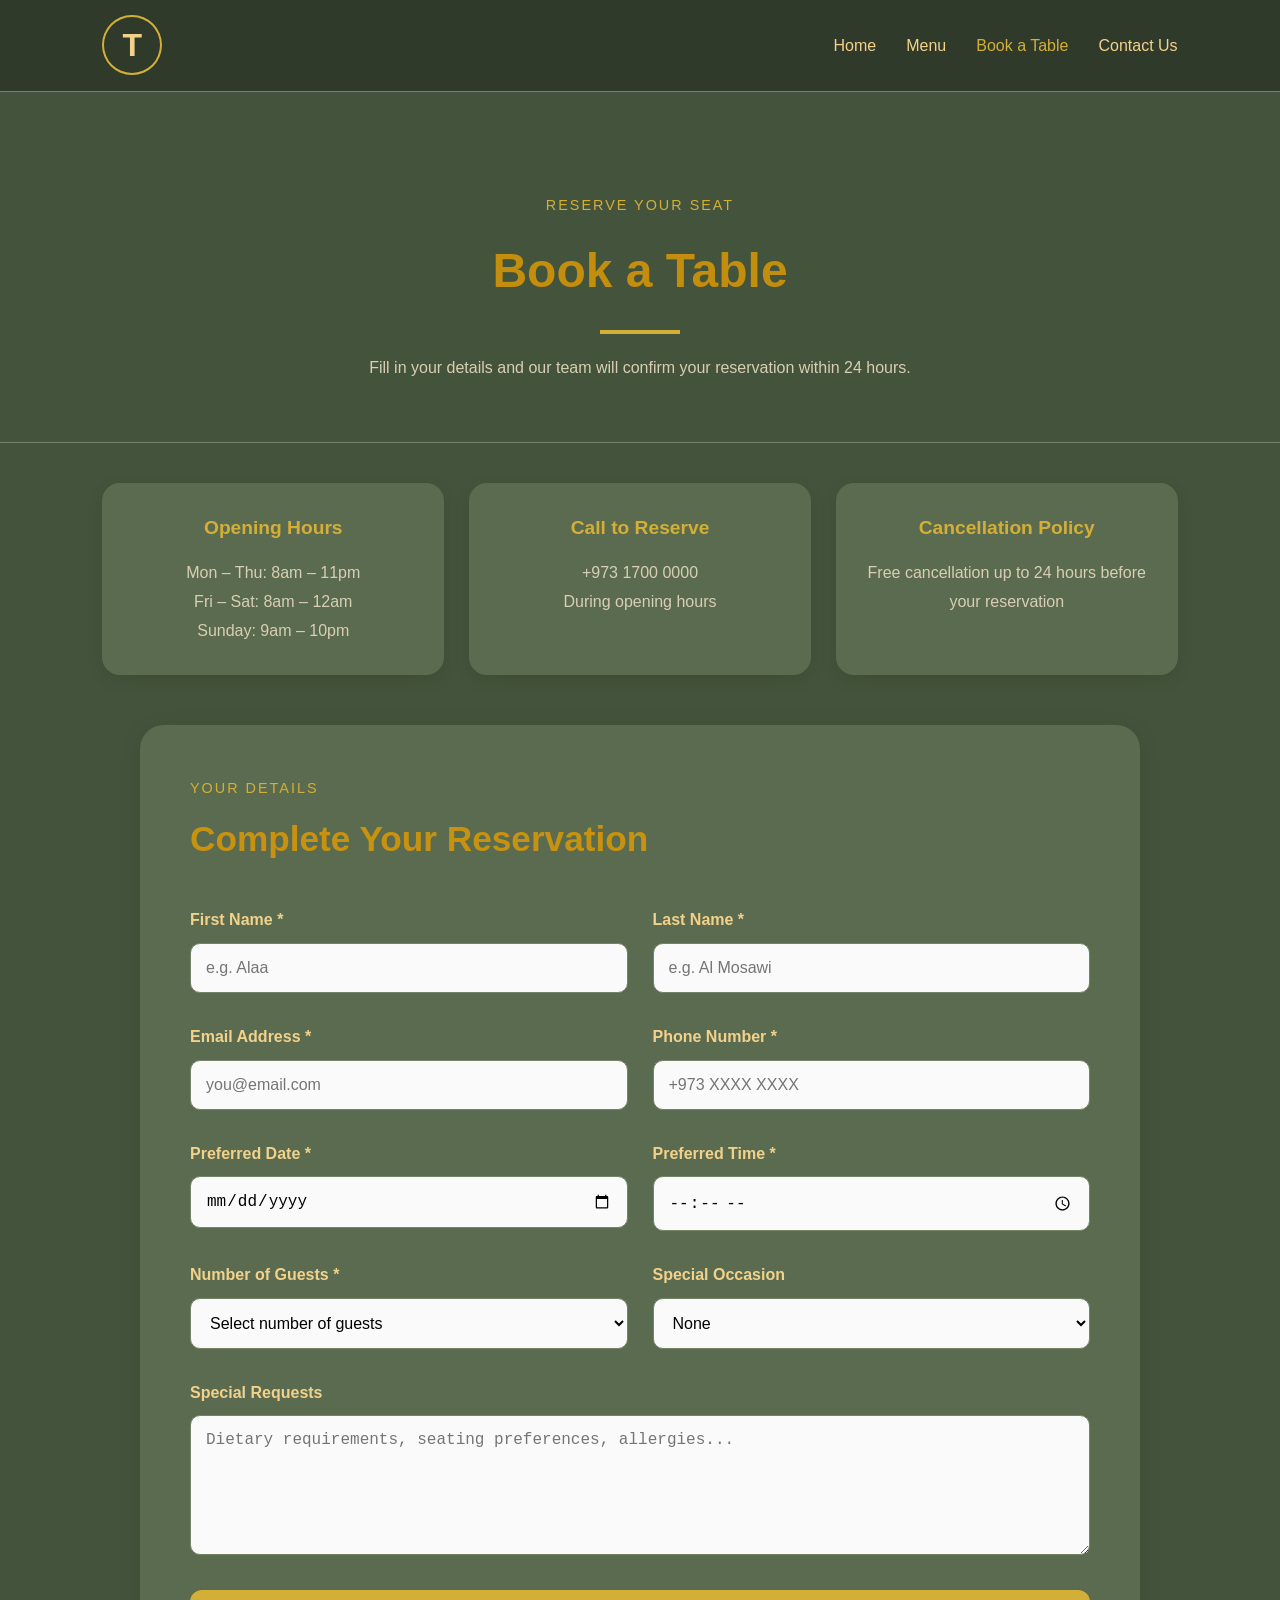
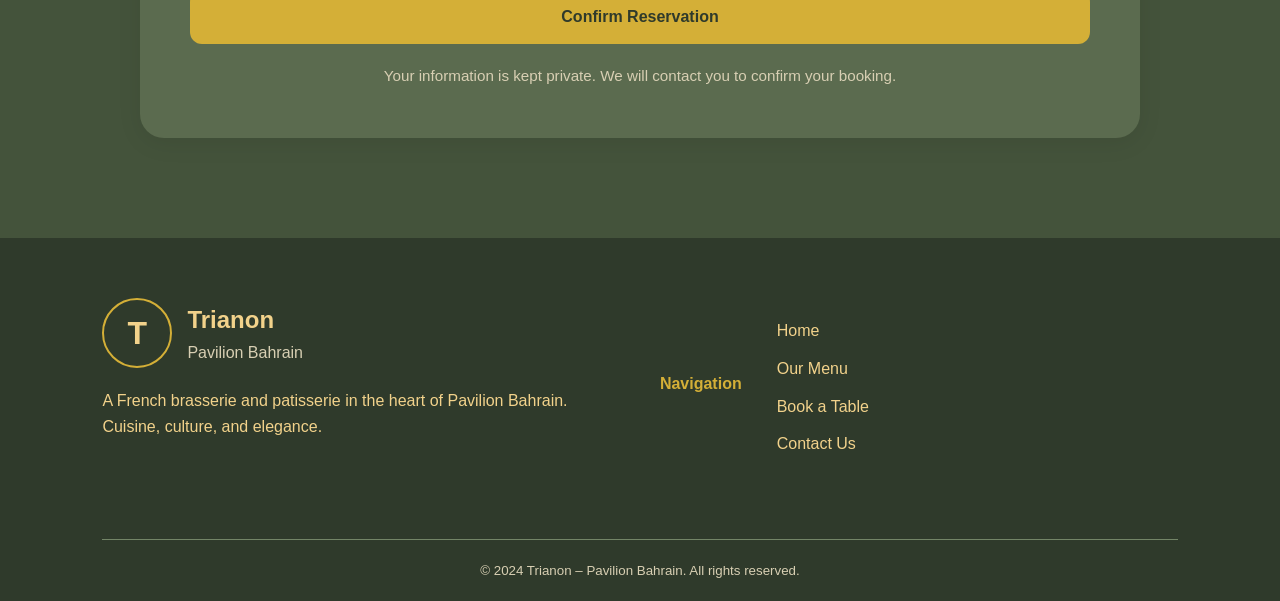
<file: book.html>
<!DOCTYPE html>
<html lang="en">

<head>
  <meta charset="UTF-8" />
  <meta name="viewport" content="width=device-width, initial-scale=1.0" />
  <meta name="keywords" content=“restaurant, dessert, food, menu”>
  <title>Trianon – Book a Table</title>
  <link rel="stylesheet" href="css/style.css" />
</head>

<body>
<!--create a header-->
  <header>
    <!--logo nav-->
    <nav>
      <h1 class="nav-logo">
        <a href="index.html"><span>T</span></a>
      </h1>

      <!--navigation bar-->
      <ul class="nav-links">
        <li><a href="index.html">Home</a></li>
        <li><a href="menu.html">Menu</a></li>
        <li><a href="book.html" class="active">Book a Table</a></li>
        <li><a href="contact.html">Contact Us</a></li>
      </ul>
      <div class="hamburger" id="hamburger">
        <span></span>
        <span></span>
        <span></span>
      </div>
    </nav>
    <ul class="mobile-nav" id="mobileNav">
      <li><a href="index.html">Home</a></li>
      <li><a href="menu.html">Menu</a></li>
      <li><a href="book.html">Book a Table</a></li>
      <li><a href="contact.html">Contact Us</a></li>
    </ul>
  </header>



    <!--main section-->
  <main>
    <header class="page-hero">
      <span class="section-label">Reserve Your Seat</span>
      <h1 class="section-title">Book a Table</h1>
      <div class="gold-line center"></div>
      <p>Fill in your details and our team will confirm your reservation within 24 hours.</p>
    </header>

    <!--information section-->
    <section class="book-section">
      <div class="container">

        <div class="info-strip">
          <article class="info-card">
            <h4>Opening Hours</h4>
            <p>Mon – Thu: 8am – 11pm<br />Fri – Sat: 8am – 12am<br />Sunday: 9am – 10pm</p>
          </article>
          <article class="info-card">
            <h4>Call to Reserve</h4>
            <p>+973 1700 0000<br />During opening hours</p>
          </article>
          <article class="info-card">
            <h4>Cancellation Policy</h4>
            <p>Free cancellation up to 24 hours before your reservation</p>
          </article>
        </div>

        <div class="form-card">
          <span class="section-label">Your Details</span>
          <h2>Complete Your Reservation</h2>
        
        
        
          <!--to create a booking Form-->
          <form id="bookingForm" novalidate>

            <div class="form-row">
              <div class="form-group">
                <label for="fname">First Name *</label>
                <input type="text" id="fname" name="fname" placeholder="e.g. Alaa" required />
                <span class="form-error" id="fnameError"></span>
              </div>
              <div class="form-group">
                <label for="lname">Last Name *</label>
                <input type="text" id="lname" name="lname" placeholder="e.g. Al Mosawi" required />
                <span class="form-error" id="lnameError"></span>
              </div>
            </div>

            <div class="form-row">
              <div class="form-group">
                <label for="email">Email Address *</label>
                <input type="email" id="email" name="email" placeholder="you@email.com" required />
                <span class="form-error" id="emailError"></span>
              </div>
              <div class="form-group">
                <label for="phone">Phone Number *</label>
                <input type="tel" id="phone" name="phone" placeholder="+973 XXXX XXXX" required />
                <span class="form-error" id="phoneError"></span>
              </div>
            </div>

            <div class="form-row">
              <div class="form-group">
                <label for="date">Preferred Date *</label>
                <input type="date" id="date" name="date" required />
                <span class="form-error" id="dateError"></span>
              </div>
              <div class="form-group">
                <label for="time">Preferred Time *</label>
                <input type="time" id="time" name="time" required />
                <span class="form-error" id="timeError"></span>
              </div>
            </div>

            <div class="form-row">
              <div class="form-group">
                <label for="guests">Number of Guests *</label>
                <select id="guests" name="guests" required>
                  <option value="" disabled selected>Select number of guests</option>
                  <option value="1">1 Guest</option>
                  <option value="2">2 Guests</option>
                  <option value="3">3 Guests</option>
                  <option value="4">4 Guests</option>
                  <option value="5">5 Guests</option>
                  <option value="6+">6+ Guests</option>
                </select>
                <span class="form-error" id="guestsError"></span>
              </div>
              <div class="form-group">
                <label for="occasion">Special Occasion</label>
                <select id="occasion" name="occasion">
                  <option value="">None</option>
                  <option value="birthday">Birthday</option>
                  <option value="anniversary">Anniversary</option>
                  <option value="business">Business Dinner</option>
                  <option value="proposal">Romantic Proposal</option>
                  <option value="other">Other</option>
                </select>
              </div>
            </div>

            <div class="form-group">
              <label for="requests">Special Requests</label>
              <textarea id="requests" name="requests"
                placeholder="Dietary requirements, seating preferences, allergies..."></textarea>
            </div>

            <div class="form-submit">
              <button type="submit">Confirm Reservation</button>
            </div>

            <p class="form-note">Your information is kept private. We will contact you to confirm your booking.</p>
          </form>

          <div class="booking-success" id="bookingSuccess">
            <h4>Reservation Received!</h4>
            <p>Thank you for choosing Trianon. Our team will contact you within 24 hours to confirm your booking.</p>
          </div>

        </div>
      </div>
    </section>

  </main>


    <!--to create a footer-->
  <footer>
    <div class="footer-main">
      <section class="footer-brand">
        <div class="footer-logo-wrap">
          <figure class="footer-logo-circle"><span>T</span></figure>
          <div>
            <p class="footer-brand-name">Trianon</p>
            <p class="footer-brand-sub">Pavilion Bahrain</p>
          </div>
        </div>
        <p class="footer-brand-desc">A French brasserie and patisserie in the heart of Pavilion Bahrain. Cuisine,
          culture, and elegance.</p>
      </section>

      <!--footer N.bar-->
      <nav class="footer-col">
        <h4>Navigation</h4>
        <ul>
          <li><a href="index.html">Home</a></li>
          <li><a href="menu.html">Our Menu</a></li>
          <li><a href="book.html">Book a Table</a></li>
          <li><a href="contact.html">Contact Us</a></li>
        </ul>
      </nav>
     
    </div>
    <small class="footer-bottom">
      <p>&copy; 2024 Trianon – Pavilion Bahrain. All rights reserved.</p>
    </small>
  </footer>
  <script src="js/script.js"></script>

</body>

</html>
</file>
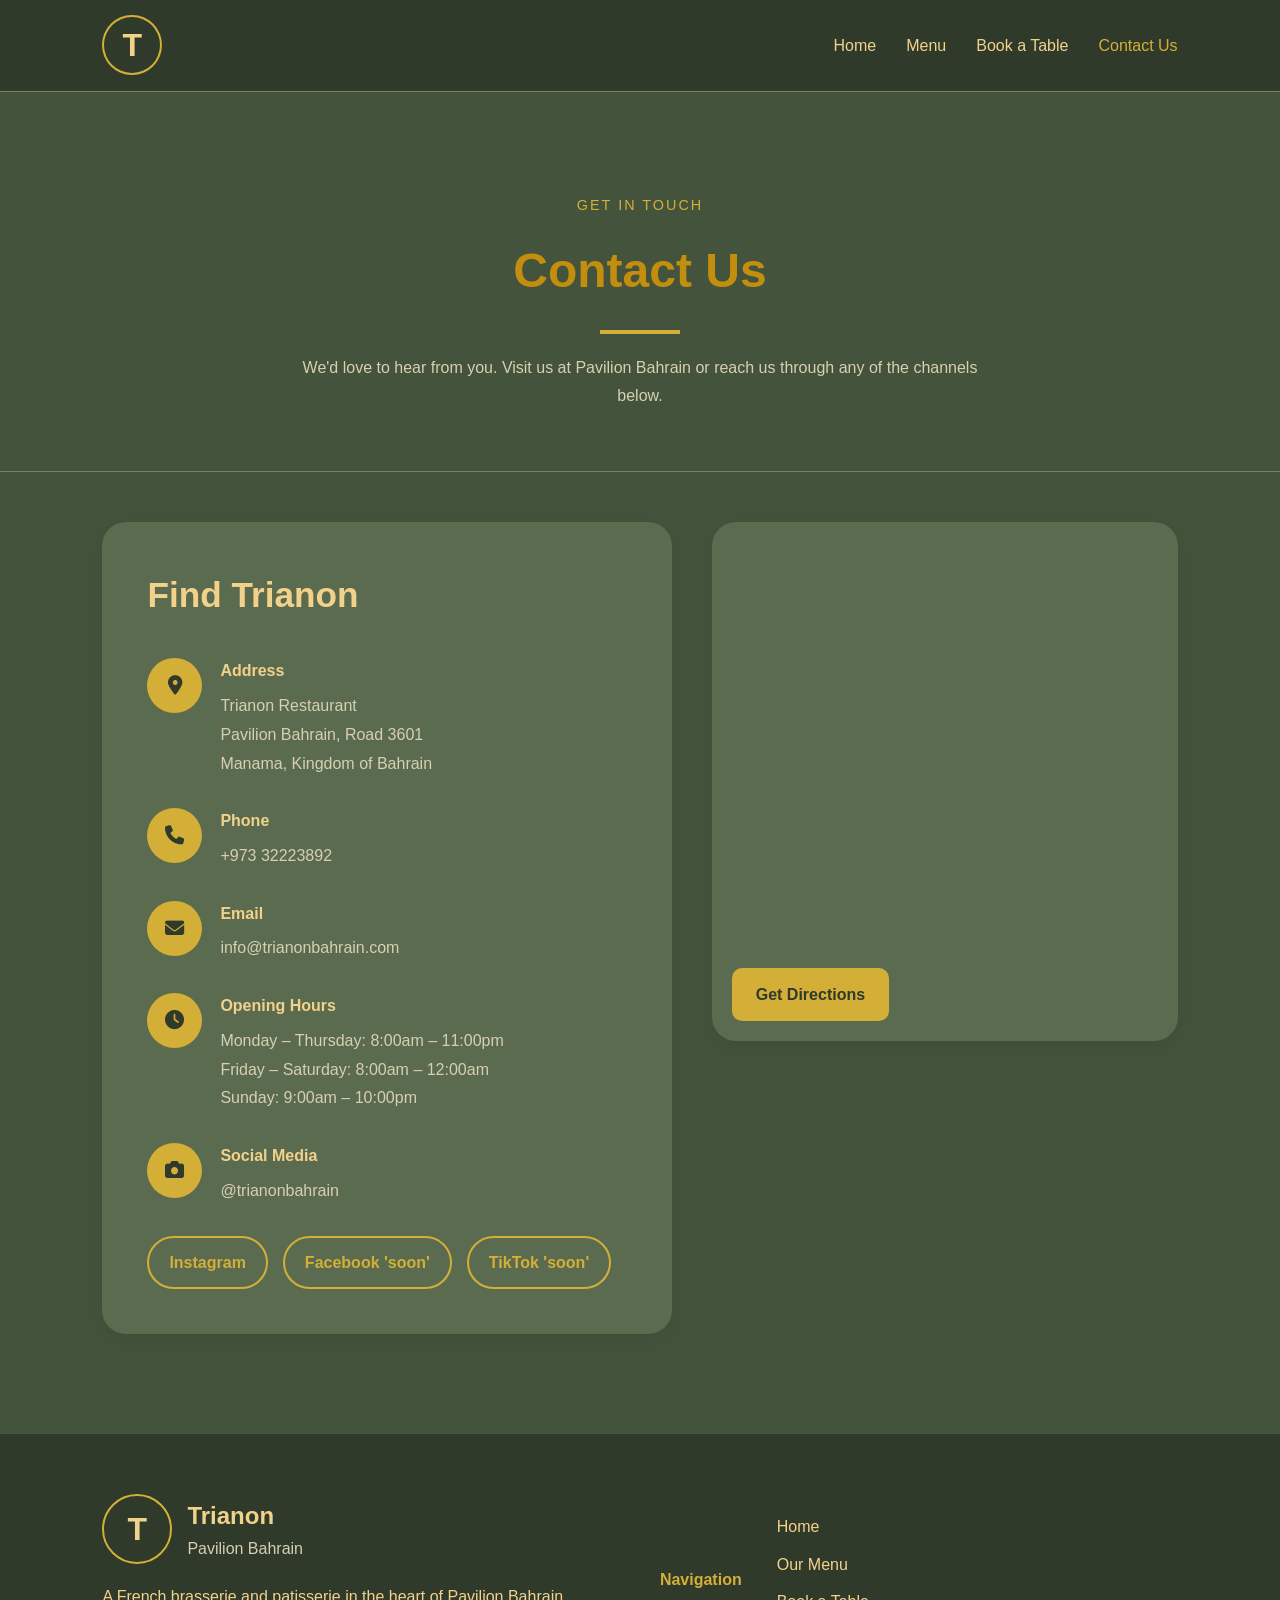
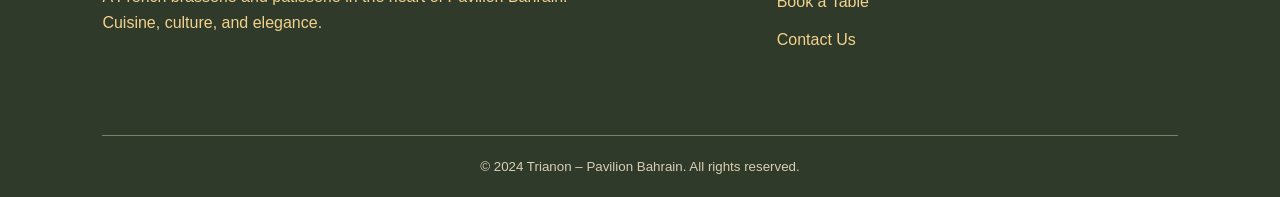
<file: contact.html>
<!DOCTYPE html>
<html lang="en">

<head>
  <meta charset="UTF-8" />
  <meta name="viewport" content="width=device-width, initial-scale=1.0" />
  <meta name="keywords" content=“restaurant, dessert, food, menu”>
  <title>Trianon – Contact Us</title>
  <link rel="stylesheet" href="css/style.css" />
  <link rel="stylesheet" href="https://cdnjs.cloudflare.com/ajax/libs/font-awesome/6.5.0/css/all.min.css" />
</head>

<body>

  <!--create a header-->
  <header>
    <!--logo nav-->
    <nav>
      <h1 class="nav-logo">
        <a href="index.html"><span>T</span></a>
      </h1>

      <!--navigation bar-->
      <ul class="nav-links">
        <li><a href="index.html">Home</a></li>
        <li><a href="menu.html">Menu</a></li>
        <li><a href="book.html">Book a Table</a></li>
        <li><a href="contact.html" class="active">Contact Us</a></li>
      </ul>
      <div class="hamburger" id="hamburger">
        <span></span>
        <span></span>
        <span></span>
      </div>
    </nav>
    <ul class="mobile-nav" id="mobileNav">
      <li><a href="index.html">Home</a></li>
      <li><a href="menu.html">Menu</a></li>
      <li><a href="book.html">Book a Table</a></li>
      <li><a href="contact.html">Contact Us</a></li>
    </ul>
  </header>


  <!--main section-->
  <main>
    <header class="page-hero">
      <span class="section-label">Get in Touch</span>
      <h1 class="section-title">Contact Us</h1>
      <div class="gold-line center"></div>
      <p>We'd love to hear from you. Visit us at Pavilion Bahrain or reach us through any of the channels below.</p>
    </header>


    <!--contact information-->
    <section class="contact-section">
      <div class="container">
        <div class="contact-layout">

          <address class="contact-info">
            <h2>Find Trianon</h2>

            <div class="contact-item">
              <span class="contact-item-icon"><i class="fa-solid fa-location-dot"></i></span>
              <div class="contact-item-text">
                <label>Address</label>
                <p>Trianon Restaurant<br />Pavilion Bahrain, Road 3601<br />Manama, Kingdom of Bahrain</p>
              </div>
            </div>

            <div class="contact-item">
              <span class="contact-item-icon"><i class="fa-solid fa-phone"></i></span>
              <div class="contact-item-text">
                <label>Phone</label>
                <p><a href="tel:+97332223892">+973 32223892</a></p>
              </div>
            </div>

            <div class="contact-item">
              <span class="contact-item-icon"><i class="fa-solid fa-envelope"></i></span>
              <div class="contact-item-text">
                <label>Email</label>
                <p><a href="mailto:info@trianonbahrain.com">info@trianonbahrain.com</a></p>
              </div>
            </div>

            <!--Opening Hours div-->
            <div class="contact-item">
              <span class="contact-item-icon"><i class="fa-solid fa-clock"></i></span>
              <div class="contact-item-text">
                <label>Opening Hours</label>
                <p>
                  Monday – Thursday: 8:00am – 11:00pm<br />
                  Friday – Saturday: 8:00am – 12:00am<br />
                  Sunday: 9:00am – 10:00pm
                </p>
              </div>
            </div>

            <!--social media div-->
            <div class="contact-item">
              <span class="contact-item-icon"><i class="fa-solid fa-camera"></i></span>
              <div class="contact-item-text">
                <label>Social Media</label>
                <p>@trianonbahrain</p>
              </div>
            </div>

            <div class="social-links">
              <a href="https://www.instagram.com/trianoncafe?igsh=dnk3MmJ2Z21tczY3" class="social-link">Instagram</a>
              <a href="" class="social-link">Facebook 'soon'</a>
              <a href="" class="social-link">TikTok 'soon'</a>
            </div>
          </address>


          <!--map for the location-->
          <div class="map-wrap">
            <iframe
              src="https://www.google.com/maps/embed?pb=!1m18!1m12!1m3!1d3580.84!2d50.5577!3d26.2154!2m3!1f0!2f0!3f0!3m2!1i1024!2i768!4f13.1!3m3!1m2!1s0x3e49af285e8f7775%3A0x6b4a4b5c5b5e5f5f!2sPavilion%20Bahrain!5e0!3m2!1sen!2sbh!4v1700000000000"
              width="100%" height="400" title="Trianon location at Pavilion Bahrain" allowfullscreen loading="lazy">
            </iframe>
            <br />
            <a href="https://maps.google.com/?q=Pavilion+Bahrain" target="_blank">Get Directions</a>
          </div>

        </div>
      </div>
    </section>

  </main>


  <!--to create a footer-->
  <footer>
    <div class="footer-main">
      <section class="footer-brand">
        <div class="footer-logo-wrap">
          <figure class="footer-logo-circle"><span>T</span></figure>
          <div>
            <p class="footer-brand-name">Trianon</p>
            <p class="footer-brand-sub">Pavilion Bahrain</p>
          </div>
        </div>
        <p class="footer-brand-desc">A French brasserie and patisserie in the heart of Pavilion Bahrain. Cuisine,
          culture, and elegance.</p>
      </section>

      <!--footer N.bar-->
      <nav class="footer-col">
        <h4>Navigation</h4>
        <ul>
          <li><a href="index.html">Home</a></li>
          <li><a href="menu.html">Our Menu</a></li>
          <li><a href="book.html">Book a Table</a></li>
          <li><a href="contact.html">Contact Us</a></li>
        </ul>
      </nav>
     
    </div>
    <small class="footer-bottom">
      <p>&copy; 2024 Trianon – Pavilion Bahrain. All rights reserved.</p>
    </small>
  </footer>

  <script src="js/script.js"></script>

</body>

</html>
</file>
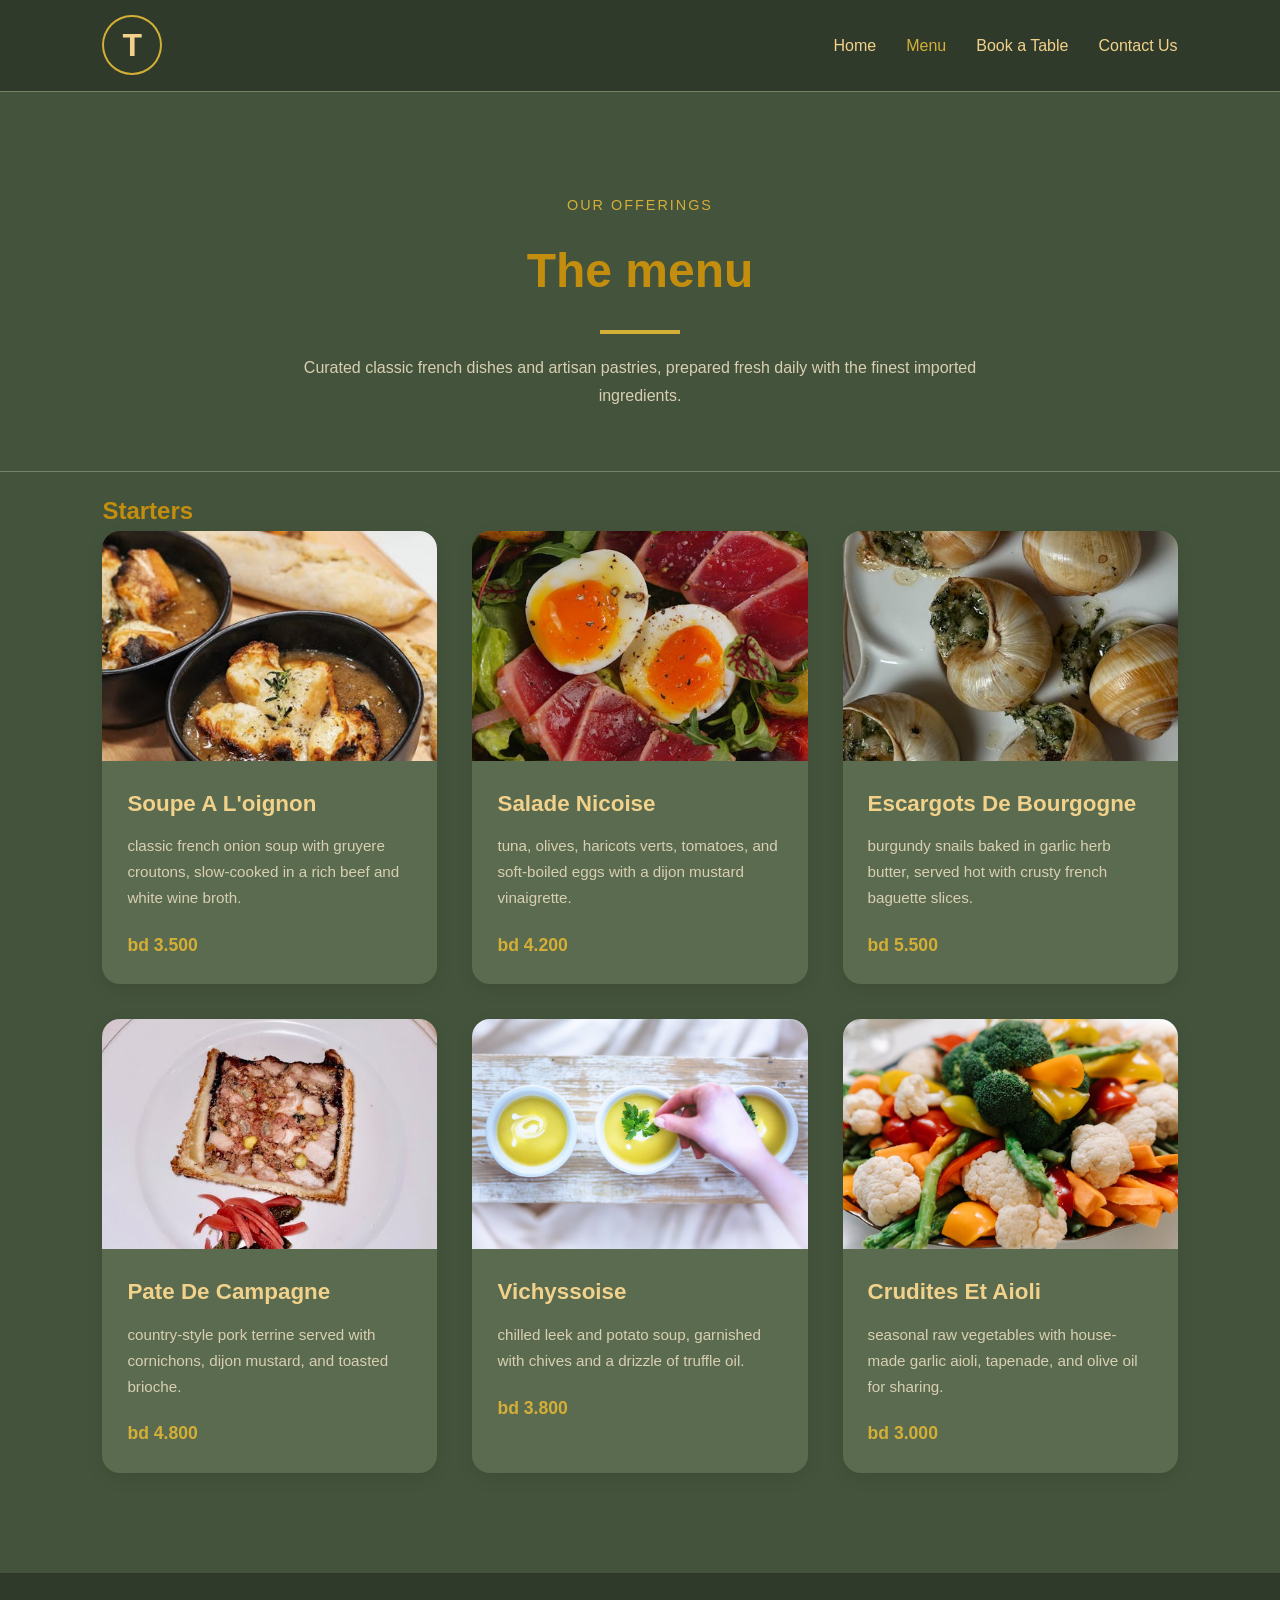
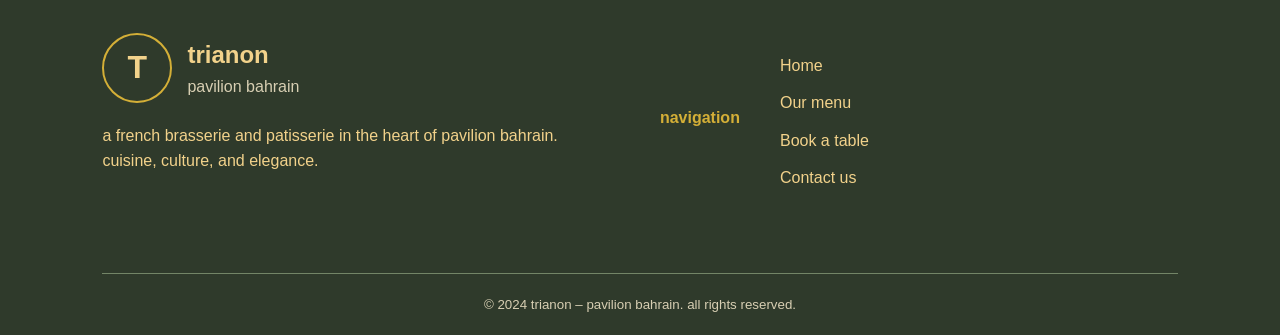
<file: menu.html>
<!doctype html>
<html lang="en">

<head>
  <meta charset="utf-8" />
  <meta name="viewport" content="width=device-width, initial-scale=1.0" />
  <meta name="keywords" content=“restaurant, dessert, food, menu”>
  <title>trianon – menu</title>
  <link rel="stylesheet" href="css/style.css" />

</head>

<body>

<!--create a header-->
  <header>
    <!--logo nav-->
    <nav>
      <h1 class="nav-logo">
        <a href="index.html"><span>T</span></a>
      </h1>

        <!--navigation bar-->
      <ul class="nav-links">
        <li><a href="index.html">Home</a></li>
        <li><a href="menu.html" class="active">Menu</a></li>
        <li><a href="book.html">Book a Table</a></li>
        <li><a href="contact.html">Contact Us</a></li>
      </ul>
      <div class="hamburger" id="hamburger">
        <span></span>
        <span></span>
        <span></span>
      </div>
    </nav>
    <ul class="mobile-nav" id="mobilenav">
      <li><a href="index.html">home</a></li>
      <li><a href="menu.html">menu</a></li>
      <li><a href="book.html">book a table</a></li>
      <li><a href="contact.html">contact us</a></li>
    </ul>
  </header>


    <!--main section-->
  <main>
    <header class="page-hero">
      <span class="section-label">our offerings</span>
      <h1 class="section-title">The menu</h1>
      <div class="gold-line center"></div>
      <p>Curated classic french dishes and artisan pastries, prepared fresh daily with the finest imported ingredients.
      </p>
    </header>

    
    <section class="menu-content">
      <div class="container">




<!--starters div-->
<h2>Starters</h2>
        <div class="tab-panel active" id="tab-starters">
          <div class="menu-grid">
            <article class="menu-card">
              <figure class="menu-card-thumb"> <img src="images/menu/onion-soup.jpg" alt="soupe a l'oignon" />
              </figure>
              <div class="menu-card-info">
                <h4>soupe a l'oignon</h4>
                <p>classic french onion soup with gruyere croutons, slow-cooked in a rich beef and white wine broth.</p>
                <span class="menu-price">bd 3.500</span>
              </div>
            </article>
            <article class="menu-card">
              <figure class="menu-card-thumb"> <img src="images/menu/nicoise.jpg" alt="salade nicoise" /> </figure>
              <div class="menu-card-info">
                <h4>salade nicoise</h4>
                <p>tuna, olives, haricots verts, tomatoes, and soft-boiled eggs with a dijon mustard vinaigrette.</p>
                <span class="menu-price">bd 4.200</span>
              </div>
            </article>
            <article class="menu-card">
              <figure class="menu-card-thumb"> <img src="images/menu/escargots.jpg" alt="escargots de bourgogne" />
              </figure>
              <div class="menu-card-info">
                <h4>escargots de bourgogne</h4>
                <p>burgundy snails baked in garlic herb butter, served hot with crusty french baguette slices.</p>
                <span class="menu-price">bd 5.500</span>
              </div>
            </article>
            <article class="menu-card">
              <figure class="menu-card-thumb">
                <img src="images/menu/pate.jpg" alt="pate de campagne" />
              </figure>
              <div class="menu-card-info">
                <h4>pate de campagne</h4>
                <p>country-style pork terrine served with cornichons, dijon mustard, and toasted brioche.</p>
                <span class="menu-price">bd 4.800</span>
              </div>
            </article>
            <article class="menu-card">
              <figure class="menu-card-thumb"> <img src="images/menu/vichyssoise.jpg" alt="vichyssoise" /> </figure>
              <div class="menu-card-info">
                <h4>vichyssoise</h4>
                <p>chilled leek and potato soup, garnished with chives and a drizzle of truffle oil.</p>
                <span class="menu-price">bd 3.800</span>
              </div>
            </article>
            <article class="menu-card">
              <figure class="menu-card-thumb"> <img src="images/menu/crudites.jpg" alt="crudites et aioli" />
              </figure>
              <div class="menu-card-info">
                <h4>crudites et aioli</h4>
                <p>seasonal raw vegetables with house-made garlic aioli, tapenade, and olive oil for sharing.</p>
                <span class="menu-price">bd 3.000</span>
              </div>
            </article>
          </div>
        </div>

  </main>



      <!--to create a footer-->
  <footer>
    <div class="footer-main">
      <section class="footer-brand">
        <div class="footer-logo-wrap">
          <figure class="footer-logo-circle"><span>T</span></figure>
          <div>
            <p class="footer-brand-name">trianon</p>
            <p class="footer-brand-sub">pavilion bahrain</p>
          </div>
        </div>
        <p class="footer-brand-desc">a french brasserie and patisserie in the heart of pavilion bahrain. cuisine,
          culture, and elegance.</p>
      </section>

      <!--footer N.bar-->
      <nav class="footer-col">
        <h4>navigation</h4>
        <ul>
          <li><a href="index.html">Home</a></li>
          <li><a href="menu.html">Our menu</a></li>
          <li><a href="book.html">Book a table</a></li>
          <li><a href="contact.html">Contact us</a></li>
        </ul>
      </nav>
     
    </div>
    <small class="footer-bottom">
      <p>&copy; 2024 trianon – pavilion bahrain. all rights reserved.</p>
    </small>
  </footer>
  <script src="js/script.js"></script>
</body>

</html>
</file>
<file: css/style.css>
/*RESET */
* {
    margin: 0;
    padding: 0;
    box-sizing: border-box;
  }
  
  body {
    font-family: Arial, sans-serif;
    background-color: #44533b;
    color: #e39c03cd;
    line-height: 1.6;
  }
  
  /* NAVBAR */
  header {
    width: 100%;
    background: #2f3a2b;
    border-bottom: 1px solid #738567;
  }
  
  nav {
    display: flex;
    justify-content: space-between;
    align-items: center;
    padding: 20px 8%;
  }
  
  .nav-logo a {
    text-decoration: none;
    color: #f2d28b;
    font-size: 2rem;
    font-weight: bold;
  }
  
  .nav-logo span {
    border: 2px solid #d4af37;
    border-radius: 50%;
    padding: 10px 18px;
  }
  
  .nav-links {
    display: flex;
    list-style: none;
    gap: 30px;
  }
  
  .nav-links a {
    text-decoration: none;
    color: #f2d28b;
    font-weight: 500;
    transition: 0.3s;
  }
  
  .nav-links a:hover,
  .nav-links .active {
    color: #d4af37;
  }
  
  /*HAMBURGER */
  .hamburger {
    display: none;
    flex-direction: column;
    gap: 5px;
    cursor: pointer;
  }
  
  .hamburger span {
    width: 25px;
    height: 3px;
    background: #d4af37;
  }
  
  .mobile-nav {
    display: none;
  }
  
  /*HERO SECTION*/
  .hero {
    min-height: 90vh;
    display: flex;
    justify-content: center;
    align-items: center;
    text-align: center;
    padding: 60px 20px;
    position: relative;
    overflow: hidden;

    #multi_background {
      position: absolute;
      top: 0;
      left: 0;
      width: 100%;
      height: 100%;
      z-index: 1;
    }

      #multi_background::after{
        content: "";
        position: absolute;
        top: 0;
        left: 0;
        width: 100%;
        height: 100%;
        
    background:
    linear-gradient(rgba(47, 58, 43, 0.82), rgba(68, 83, 59, 0.88)),
    url("../images/hero-bg.jpg"),
    url("../images/pattern.png");
    background-size: cover, 300px;
      background-repeat: no-repeat, no-repeat, repeat;
    z-index: 2;
}
#multi_background img {
      position: absolute;
      top: 0;
      left: 0;
      width: 100%;
      height: 100%;
      object-fit: cover;
      opacity: 0;

      animation: fadeSlider 12s ease-in-out infinite;
    }
  
    #multi_background img:nth-child(1) {
      animation-delay: 0s;
    }
  
    #multi_background img:nth-child(2) {
      animation-delay: 4s;
    }
  
    #multi_background img:nth-child(3) {
      animation-delay: 8s;
    }
  animation: heroZoom 8s ease-in-out infinite alternate;
  }
  
  
  
  /* SMOOTH ANIMATION */
@keyframes fadeSlider {
    0% {
      background-position: center;
      transform: scale(1);
    }
    8% {
      opacity: 1;
      transform: scale(1);
    }
  
    33% {
     opacity: 1;
      transform: scale(1.04);
    }
    41% {
      opacity: 0;
      transform: scale(1);
    }
    100% {
      opacity: 0;
    }
  }


  .hero-content, .hero-ring {
    position: relative;
    z-index: 3;
  }

/* ANIMATED LOGO */
.hero-logo-wrap {
    width: 160px;
    height: 160px;
    border: 3px solid #d4af37;
    border-radius: 50%;
    margin: 20px auto;
    display: flex;
    justify-content: center;
    align-items: center;
  
    animation: rotateLogo 6s ease-in-out infinite;
  }

  .hero-logo-wrap {
    width: 160px;
    height: 160px;
    border: 3px solid #d4af37;
    border-radius: 50%;
    margin: 20px auto;
    display: flex;
    justify-content: center;
    align-items: center;
  }
  
  .hero-logo-wrap span {
    font-size: 5rem;
    font-weight: bold;
    color: #f2d28b;
  }
  
  .hero h1 {
    font-size: 4rem;
    margin-bottom: 10px;
  }
  
  .hero-tag {
    color: #d4af37;
    letter-spacing: 2px;
    text-transform: uppercase;
    margin-bottom: 10px;
  }
  
  .hero-tagline {
    margin-bottom: 30px;
    color: #d8cfb3;
  }

  /* ROTATION */
@keyframes rotateLogo {
    0% {
      transform: rotate(0deg);
    }
  
    50% {
      transform: rotate(8deg);
    }
  
    100% {
      transform: rotate(0deg);
    }
  }

  /*BUTTONS*/
  .btn {
    padding: 14px 28px;
  text-decoration: none;
  border-radius: 5px;
  display: inline-block;
  margin: 10px;
  transition: all 0.4s ease-in-out;
  font-weight: bold;
  }

  .btn:hover {
    transform: translateY(-4px);
  }
  
  .btn-primary {
    background: #d4af37;
    color: #2f3a2b;
  }
  
  .btn-primary:hover {
    background: #e6c15a;
  }
  
  .btn-outline {
    border: 2px solid #d4af37;
    color: #d4af37;
  }
  
  .btn-outline:hover {
    background: #d4af37;
    color: #2f3a2b;
  }
  
  /*FEATURES*/
  .features-section {
    padding: 80px 8%;
    background: #5b6b4f;
  }
  
  .features-columns {
    display: grid;
    grid-template-columns: repeat(3, 1fr);
    gap: 30px;
  }
  

.feature-item {
    background: #f4f4f4;
    padding: 30px;
    border-radius: 10px;
    transition: all 0.4s ease-in-out;
  }
  
  
  .feature-item:hover {
    transform: translateY(-8px) scale(1.02);
  box-shadow: 0 10px 25px rgba(0,0,0,0.2);
  }
  
  .feature-item h3 {
    margin-bottom: 15px;
    color: #d4af37;
  }
  
  /*ABOUT SECTION*/
  .about-section {
    padding: 100px 8%;
  }

  .about-text {
    column-count: 3;
    column-gap: 40px;
  }

  .about-grid {
    display: grid;
    grid-template-columns: 1fr;
  }
  
  .section-label {
    color: #d4af37;
    text-transform: uppercase;
    letter-spacing: 2px;
    font-size: 0.9rem;
  }
  
  .section-title {
    font-size: 3rem;
    margin: 15px 0;
  }
  
  .gold-line {
    width: 80px;
    height: 4px;
    background: #d4af37;
    margin-bottom: 25px;
  }
  
  .gold-line.center {
    margin: 20px auto;
  }
  
  .about-text p {
    margin-bottom: 20px;
  }
  
  .read-more-content {
    margin-bottom: 20px;
  }

  @media (max-width: 768px) {
    .about-text {
      column-count: 1;
    }}

    /* VIDEO */
.about-grid video {
  width: 100%;
  max-width: 800px;
  border-radius: 18px;
  border: 3px solid #d4af37;
  box-shadow: 0 5px 20px rgba(0,0,0,0.25);
}

/* AUDIO */
.about-grid audio {
  width: 100%;
  max-width: 500px;
}

/* DETAILS */
.about-text details {
  margin-top: 20px;
}

/* MOBILE */
@media (max-width: 768px) {

  .about-grid video {
    max-width: 100%;
  }

  .about-grid audio {
    max-width: 100%;
  }}
  
  /*CTA SECTION*/
  .cta-section {
    background: #2f3a2b;
    color: #f2d28b;
    text-align: center;
    padding: 100px 8%;
  }
  
  .cta-section p {
    max-width: 700px;
    margin: 20px auto 40px;
  }
  
  /*FOOTER*/
  footer {
    background: #2f3a2b;
    color: #f2d28b;
    padding: 60px 8% 20px;
  }
  
  .footer-main {
    display: grid;
    grid-template-columns: 2fr 1fr 1fr;
    gap: 40px;
  }
  
  .footer-logo-wrap {
    display: flex;
    align-items: center;
    gap: 15px;
    margin-bottom: 20px;
  }
  
  .footer-logo-circle {
    width: 70px;
    height: 70px;
    border: 2px solid #d4af37;
    border-radius: 50%;
    display: flex;
    justify-content: center;
    align-items: center;
  }
  
  .footer-logo-circle span {
    font-size: 2rem;
    font-weight: bold;
  }
  
  .footer-brand-name {
    font-size: 1.5rem;
    font-weight: bold;
  }
  
  .footer-brand-sub {
    color: #d8cfb3;
  }
  
  .footer-col h4 {
    margin-bottom: 20px;
    color: #d4af37;
  }
  
  .footer-col ul {
    list-style: none;
  }
  
  .footer-col li {
    margin-bottom: 12px;
  }
  
  .footer-col a {
    text-decoration: none;
    color: #f2d28b;
    transition: 0.3s;
  }
  
  .footer-col a:hover {
    color: #d4af37;
  }
  
  .social-icons {
    display: flex;
    flex-direction: column;
    gap: 10px;
  }
  
  .footer-bottom {
    display: block;
    text-align: center;
    margin-top: 50px;
    border-top: 1px solid #738567;
    padding-top: 20px;
    color: #d8cfb3;
  }
  
  /*RESPONSIVE*/
  @media (max-width: 900px) {
  
    .features-columns,
    .footer-main {
      grid-template-columns: 1fr;
    }
  
    .hero h1 {
      font-size: 3rem;
    }
  
    .section-title {
      font-size: 2.2rem;
    }
  }

  /*MENU PAGE HERO*/

.page-hero {
    text-align: center;
    padding: 100px 8% 60px;
    background: #44533b;
  }
  
  .page-hero p {
    max-width: 700px;
    margin: 20px auto 0;
    color: #d8cfb3;
    line-height: 1.8;
  }
  
  /*MENU TABS */
  
  .menu-tabs-wrap {
    padding: 20px 8% 50px;
    background: #44533b;
  }
  
  .menu-tabs {
    display: flex;
    justify-content: center;
    gap: 20px;
    flex-wrap: wrap;
  }
  
  .menu-tab-btn {
    padding: 12px 28px;
    border: 2px solid #d4af37;
    background: transparent;
    color: #d4af37;
    font-size: 1rem;
    cursor: pointer;
    border-radius: 30px;
    transition: 0.3s;
    text-transform: capitalize;
  }
  
  .menu-tab-btn:hover,
  .menu-tab-btn.active {
    background: #d4af37;
    color: #2f3a2b;
  }
  
  /*MENU CONTENT*/
  
  .menu-content {
    padding: 20px 8% 100px;
    background: #44533b;
  }
  
  .tab-panel {
    display: none;
  }
  
  .tab-panel.active {
    display: block;
  }
  
  /* MENU GRID*/
  
  .menu-grid {
    display: grid;
    grid-template-columns: repeat(3, 1fr);
    gap: 35px;
  }
  
  /*MENU CARD*/
  
  .menu-card {
    background: #5b6b4f;
    border-radius: 18px;
    overflow: hidden;
    box-shadow: 0 5px 18px rgba(0,0,0,0.08);
    transition: 0.3s;
  }
  
  .menu-card:hover {
    transform: translateY(-8px);
  }
  
  .menu-card-thumb {
    width: 100%;
    height: 230px;
    overflow: hidden;
  }
  
  .menu-card-thumb img {
    width: 100%;
    height: 100%;
    object-fit: cover;
    transition: 0.4s;
  }
  
  .menu-card:hover img {
    transform: scale(1.05);
  }
  
  .menu-card-info {
    padding: 25px;
  }
  
  .menu-card-info h4 {
    font-size: 1.4rem;
    margin-bottom: 12px;
    text-transform: capitalize;
    color: #f2d28b;

  }
  
  .menu-card-info p {
    color: #d8cfb3;
    line-height: 1.7;
    margin-bottom: 20px;
    font-size: 0.95rem;
  }
  
  .menu-price {
    display: inline-block;
    font-weight: bold;
    color: #d4af37;
    font-size: 1.1rem;
  }

  .image-reflect img {
    -webkit-box-reflect:
      below 5px
      linear-gradient(transparent, rgba(0,0,0,0.35));
  }
  
  /*RESPONSIVE*/
  
  @media (max-width: 992px) {
  
    .menu-grid {
      grid-template-columns: repeat(2, 1fr);
    }
  
  }
  
  @media (max-width: 768px) {
  
    .menu-grid {
      grid-template-columns: 1fr;
    }
  
    .page-hero {
      padding: 80px 5% 50px;
    }
  
    .menu-tabs {
      gap: 12px;
    }
  
    .menu-tab-btn {
      width: 100%;
    }
  
  }

  /*BOOK PAGE*/

.book-section {
    padding: 40px 8% 100px;
    background: #44533b;
  }
  
  /*INFO STRIP*/
  
  .info-strip {
    display: grid;
    grid-template-columns: repeat(3, 1fr);
    gap: 25px;
    margin-bottom: 50px;
  }
  
  .info-card {
    background: #5b6b4f;
    padding: 30px;
    border-radius: 18px;
    box-shadow: 0 5px 18px rgba(0,0,0,0.08);
    text-align: center;
    transition: 0.3s;
  }
  
  .info-card:hover {
    transform: translateY(-5px);
  }
  
  .info-card h4 {
    color: #d4af37;
    margin-bottom: 15px;
    font-size: 1.2rem;
  }
  
  .info-card p {
    color: #d8cfb3;
    line-height: 1.8;
  }
  
  /* FORM CARD*/
  
  .form-card {
    background: #5b6b4f;
    padding: 50px;
    border-radius: 24px;
    box-shadow: 0 5px 25px rgba(0,0,0,0.08);
    max-width: 1000px;
    margin: auto;
  }
  
  .form-card h2 {
    font-size: 2.2rem;
    margin: 10px 0 40px;
  }
  
  /*FORM LAYOUT*/
  
  .form-row {
    display: grid;
    grid-template-columns: repeat(2, 1fr);
    gap: 25px;
    margin-bottom: 25px;
  }
  
  .form-group {
    display: flex;
    flex-direction: column;
  }
  
  .form-group label {
    margin-bottom: 10px;
    font-weight: 600;
    color: #f2d28b;
  }
  
  /*INPUTS*/
  
  .form-group input,
  .form-group select,
  .form-group textarea {
    padding: 15px;
    border: 1px solid #738567;
    background: #44533b;
    color: #000000;
    border-radius: 10px;
    font-size: 1rem;
    outline: none;
    transition: 0.3s;
    background: #fafafa;
  }
  
  .form-group input:focus,
  .form-group select:focus,
  .form-group textarea:focus {
    border-color: #d4af37;
    background: #44533b;
  }
  
  .form-group textarea {
    min-height: 140px;
    resize: vertical;
  }
  
  /*BUTTON*/
  
  .form-submit {
    margin-top: 35px;
  }
  
  .form-submit button {
    width: 100%;
    padding: 18px;
    border: none;
    border-radius: 12px;
    background: #d4af37;
    color: #2f3a2b;
    font-size: 1rem;
    font-weight: bold;
    cursor: pointer;
    transition: 0.3s;
  }
  
  .form-submit button:hover {
    background: #e6c15a;
  }
  
  /*FORM NOTE*/
  
  .form-note {
    margin-top: 20px;
    color: #d8cfb3;
    font-size: 0.95rem;
    text-align: center;
  }
  
  /* ERROR MESSAGE */
  
  .form-error {
    color: crimson;
    font-size: 0.85rem;
    margin-top: 6px;
  }
  
  /*SUCCESS MESSAGE */
  
  .booking-success {
    display: none;
    text-align: center;
    margin-top: 40px;
    padding: 30px;
    background: #5b6b4f;
    border: 2px solid #d4af37;
    border-radius: 16px;
  }
  
  .booking-success h4 {
    color: #f2d28b;
    font-size: 1.5rem;
    margin-bottom: 10px;
  }
  
  .booking-success p {
    color: #f2d28b;
    line-height: 1.8;
  }
  
  /*RESPONSIVE*/
  
  @media (max-width: 992px) {
  
    .info-strip {
      grid-template-columns: 1fr;
    }
  
    .form-row {
      grid-template-columns: 1fr;
    }
  
  }
  
  @media (max-width: 768px) {
  
    .book-section {
      padding: 30px 5% 80px;
    }
  
    .form-card {
      padding: 35px 25px;
    }
  
    .form-card h2 {
      font-size: 1.8rem;
    }
  
  }

  /* CONTACT PAGE */

.contact-section {
    padding: 50px 8% 100px;
    background: #44533b;
  }
  
  /* CONTACT LAYOUT */
  
  .contact-layout {
    display: grid;
    grid-template-columns: 1.1fr 0.9fr;
    gap: 40px;
    align-items: start;
  }
  
  /* CONTACT INFO CARD */
  
  .contact-info {
    background: #5b6b4f;
    padding: 45px;
    border-radius: 24px;
    box-shadow: 0 5px 25px rgba(0,0,0,0.08);
    font-style: normal;
  }
  
  .contact-info h2 {
    font-size: 2.2rem;
    margin-bottom: 35px;
    color: #f2d28b;
  }
  
  /* CONTACT ITEM */
  
  .contact-item {
    display: flex;
    gap: 18px;
    margin-bottom: 30px;
  }
  
  .contact-item-icon {
    width: 55px;
    height: 55px;
    min-width: 55px;
    border-radius: 50%;
    background: #d4af37;
    color: #2f3a2b;
    display: flex;
    justify-content: center;
    align-items: center;
    font-size: 1.2rem;
  }
  
  .contact-item-text label {
    display: block;
    font-weight: bold;
    margin-bottom: 8px;
    color: #f2d28b;
  }
  
  .contact-item-text p {
    color: #d8cfb3;
    line-height: 1.8;
  }
  
  .contact-item-text a {
    text-decoration: none;
    color: #d8cfb3;
    transition: 0.3s;
  }
  
  .contact-item-text a:hover {
    color: #d4af37;
  }
  
  /* SOCIAL LINKS */
  
  .social-links {
    display: flex;
    gap: 15px;
    margin-top: 30px;
    flex-wrap: wrap;
  }
  
  .social-links .social-link {
    padding: 12px 20px;
    border: 2px solid #d4af37;
    border-radius: 30px;
    text-decoration: none;
    color: #d4af37;
    transition: 0.3s;
    font-weight: 600;
  }
  
  .social-links .social-link:hover {
    background: #d4af37;
    color: #2f3a2b;
  }
  
  /* MAP */
  
  .map-wrap {
    background: #5b6b4f;
    padding: 20px;
    border-radius: 24px;
    box-shadow: 0 5px 25px rgba(0,0,0,0.08);
  }
  
  .map-wrap iframe {
    border: none;
    border-radius: 18px;
    width: 100%;
  }
  
  .map-wrap a {
    display: inline-block;
    margin-top: 18px;
    text-decoration: none;
    background: #d4af37;
    color: #2f3a2b;
    padding: 14px 24px;
    border-radius: 10px;
    transition: 0.3s;
    font-weight: bold;
  }
  
  .map-wrap a:hover {
    background: #e6c15a;
  }
  
  /* RESPONSIVE */
  
  @media (max-width: 992px) {
  
    .contact-layout {
      grid-template-columns: 1fr;
    }
  
  }
  
  @media (max-width: 768px) {
  
    .contact-section {
      padding: 40px 5% 80px;
    }
  
    .contact-info {
      padding: 30px 25px;
    }
  
    .contact-info h2 {
      font-size: 1.8rem;
    }
  
    .contact-item {
      flex-direction: column;
      gap: 12px;
    }
  
    .social-links {
      flex-direction: column;
    }
  
    .social-links .social-link {
      text-align: center;
    }
  
  }
</file>
